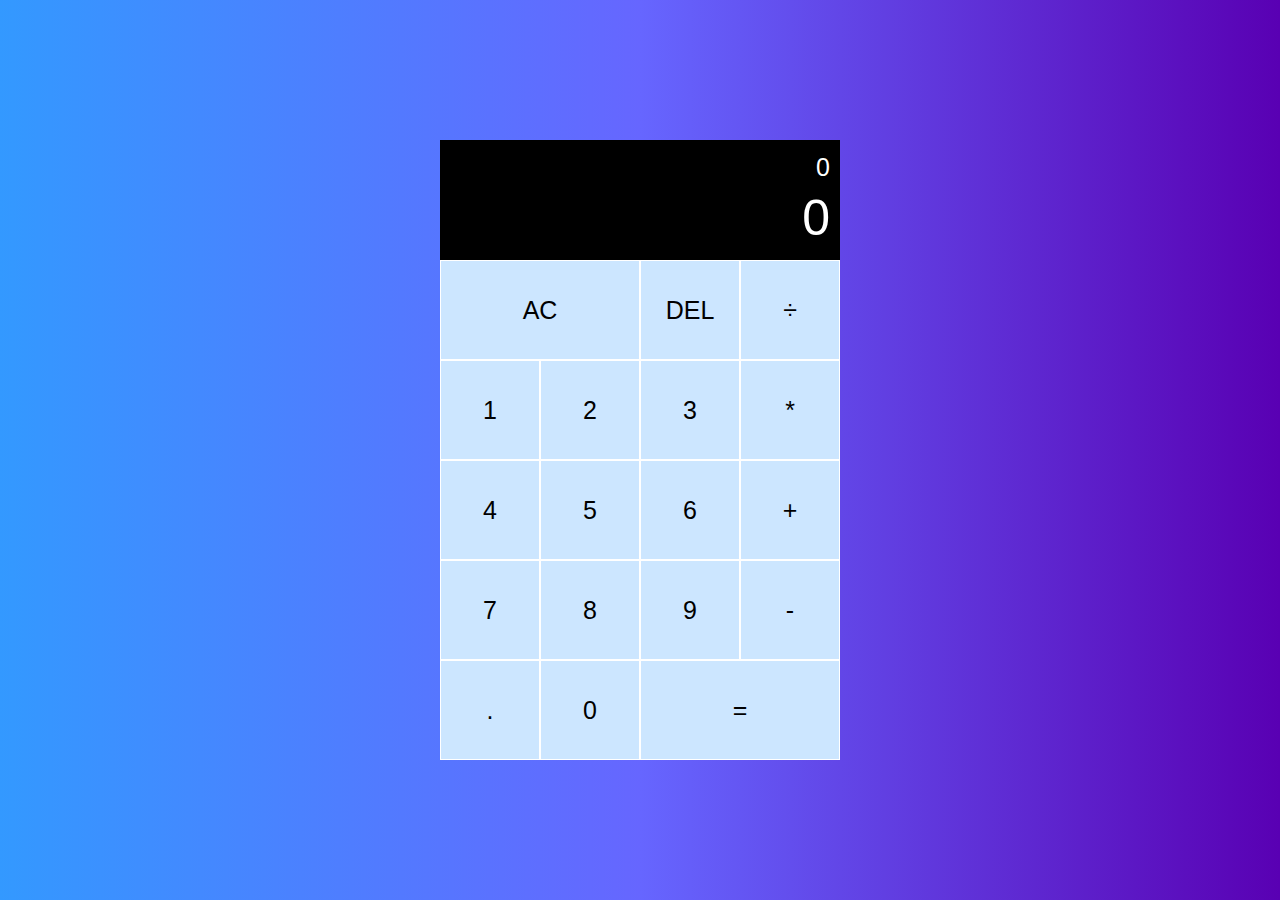
<file: Calculator/index.html>
<!DOCTYPE html>
<html>
<head>
    <title> Web page </title>
    <meta name="viewport" content="width=device-width , initial-scale=1.0">
    <meta charset="UTF-8">
    <meta name="description" content="none">
    <meta name="keywords" content="none">
    <meta name="author" content="none">
    <link rel="stylesheet" href="style.css">
</head>
<body >
<div class="calculator">
<div class="output">
    <div class="exp">0</div>
    <div class="result">0</div>
</div>

   <button id="alt" class="span-two">AC</button>
   <button id="del">DEL</button>
   <button inputdata>÷</button>
   <button inputdata>1</button>
   <button inputdata>2</button>
   <button inputdata>3</button>
   <button inputdata>*</button>
   <button inputdata>4</button>
   <button inputdata>5</button>
   <button inputdata>6</button>
   <button inputdata>+</button>
   <button inputdata>7</button>
   <button inputdata>8</button>
   <button inputdata>9</button>
   <button inputdata>-</button>
   <button inputdata>.</button>
   <button inputdata>0</button>
   <button id="eq" class="span-two">=</button>
   

</div>
<script src="script.js"></script>  
</body>
</html>
</file>
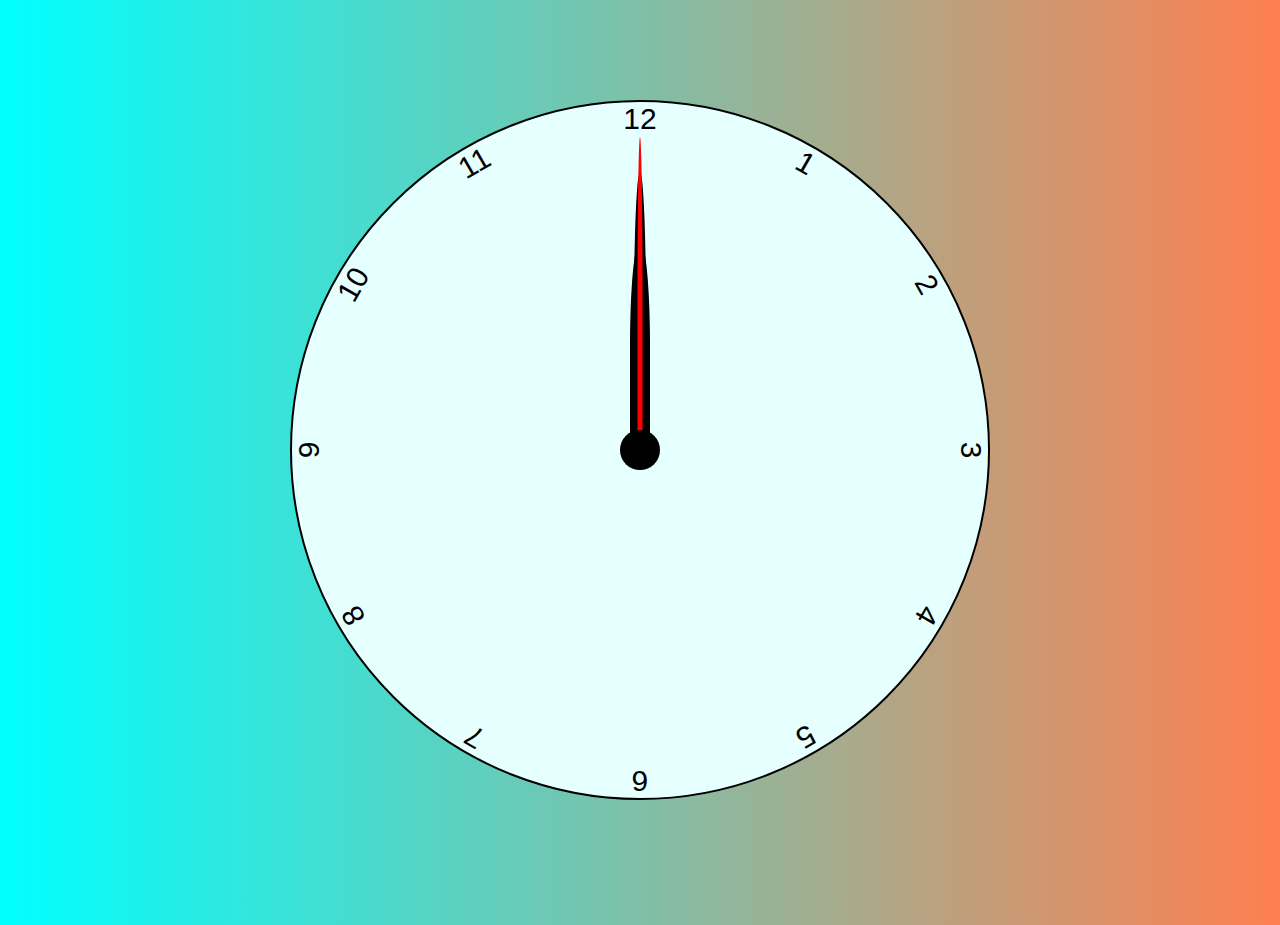
<file: Clock/index.html>
<!DOCTYPE html>
<html>
<head>
<title>
</title>
<linK rel="stylesheet" href="style.css"> 
</head>
<body>
<div class="clock">
    <div class="hand hour " hourhand></div>
    <div class="hand minute" minutehand></div>
    <div class="hand seconds" secondhand></div>
<div class="number number1">1</div>
<div class="number number2">2</div>
<div class="number number3">3</div>
<div class="number number4">4</div>
<div class="number number5">5</div>
<div class="number number6">6</div>
<div class="number number7">7</div>
<div class="number number8">8</div>
<div class="number number9">9</div>
<div class="number number10">10</div>
<div class="number number11">11</div>
<div class="number number12">12</div>
</div>

<script src="script.js"></script>
</body>


</html>
</file>
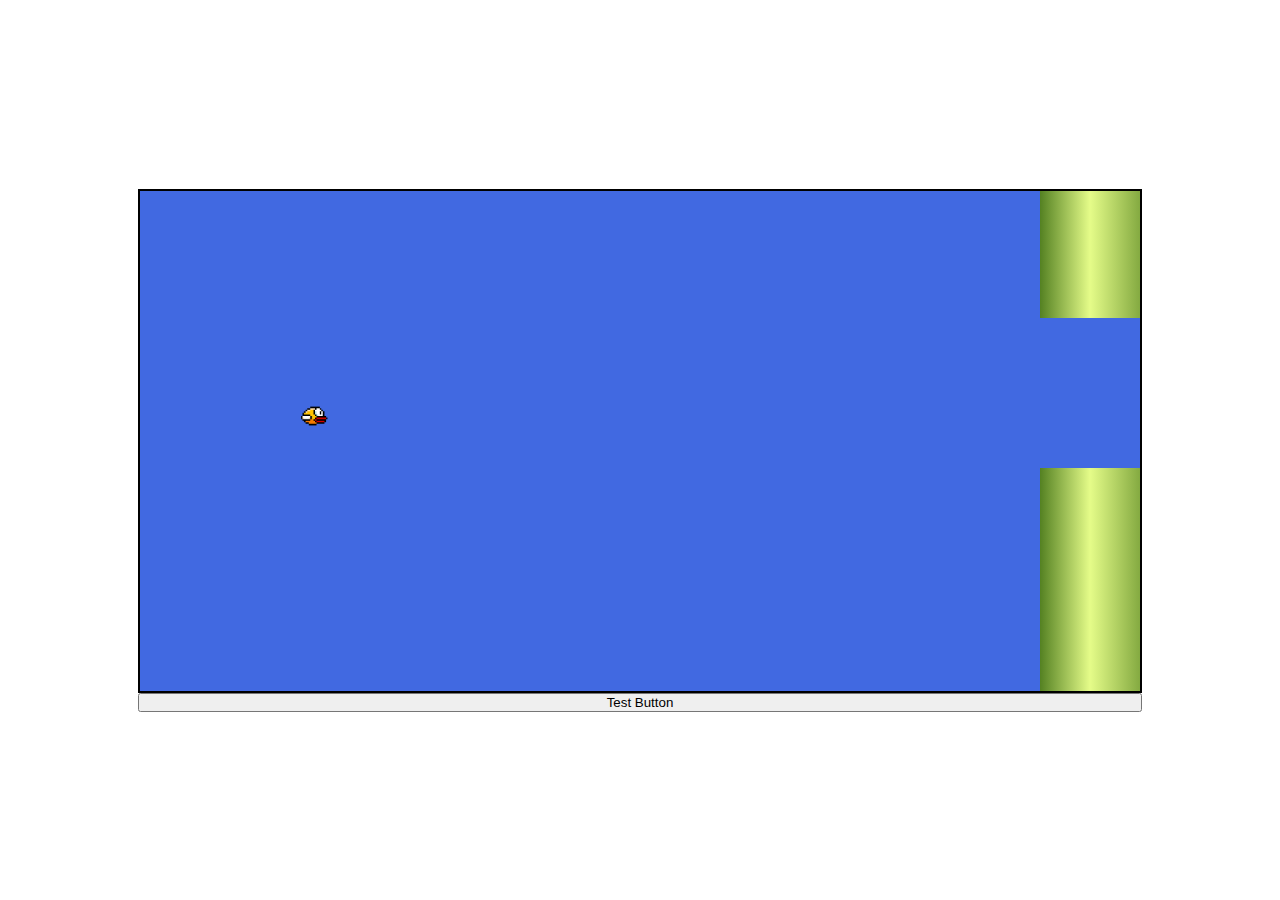
<file: FlappyBird/index.html>
<!DOCTYPE html>
<html>
<head>
    <title> Web page </title>
    <meta name="viewport" content="width=device-width , initial-scale=1.0">
    <meta charset="UTF-8">
    <meta name="description" content="none">
    <meta name="keywords" content="none">
    <meta name="author" content="none">
    <link rel="stylesheet" href="style.css">
</head>
<body >
    <div class="game">
        <img class="circle" src="bird.png">
<div class="wall"> 
<div class="gap"></div>  
</div>
</div>
<button class="test" onclick="Play()">Test Button</button>
<script src="script.js"></script>  
</body>
</html>
</file>
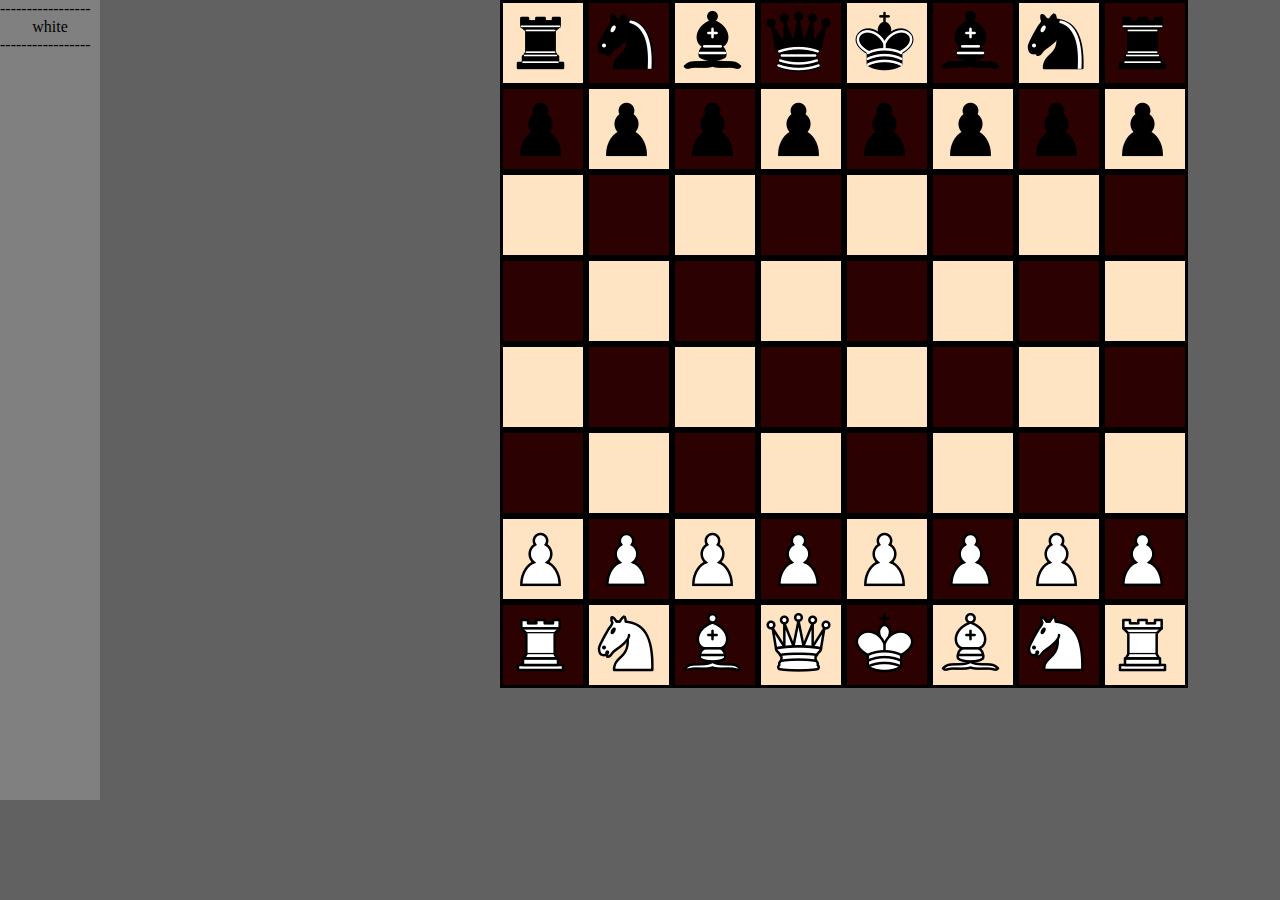
<file: JS-game/index.html>
<!DOCTYPE html>
<html>
<head>
<title>Game</title>
<meta charset="UTF-8">
<meta name="viewport" content="width=device-width initial-scale=1.0">
<link rel="stylesheet" href="animation&style.css">

</head>
<body>
 <div> <div id="menu">
     <p >-----------------</p>
     <p style="text-align: center;" id="prg">dd</p>
     <p >-----------------</p>
 </div>
<div id="board">
    
<div id="H1"></div>
<div id="H2"></div>
<div id="H3"></div>
<div id="H4"></div>
<div id="H5"></div>
<div id="H6"></div>
<div id="H7"></div>
<div id="H8"></div>

<div id="G1"></div>
<div id="G2"></div>
<div id="G3"></div>
<div id="G4"></div>
<div id="G5"></div>
<div id="G6"></div>
<div id="G7"></div>
<div id="G8"></div>

<div id="F1"></div>
<div id="F2"></div>
<div id="F3"></div>
<div id="F4"></div>
<div id="F5"></div>
<div id="F6"></div>
<div id="F7"></div>
<div id="F8"></div>

<div id="E1"></div>
<div id="E2"></div>
<div id="E3"></div>
<div id="E4"></div>
<div id="E5"></div>
<div id="E6"></div>
<div id="E7"></div>
<div id="E8"></div>

<div id="D1"></div>
<div id="D2"></div>
<div id="D3"></div>
<div id="D4"></div>
<div id="D5"></div>
<div id="D6"></div>
<div id="D7"></div>
<div id="D8"></div>

<div id="C1"></div>
<div id="C2"></div>
<div id="C3"></div>
<div id="C4"></div>
<div id="C5"></div>
<div id="C6"></div>
<div id="C7"></div>
<div id="C8"></div>

<div id="B1"></div>
<div id="B2"></div>
<div id="B3"></div>
<div id="B4"></div>
<div id="B5"></div>
<div id="B6"></div>
<div id="B7"></div>
<div id="B8"></div>

<div id="A1"></div>
<div id="A2"></div>
<div id="A3"></div>
<div id="A4"></div>
<div id="A5"></div>
<div id="A6"></div>
<div id="A7"></div>
<div id="A8"></div>
</div>
</div>  
<script src="gamecode.js"></script>
</body>


</html>
</file>
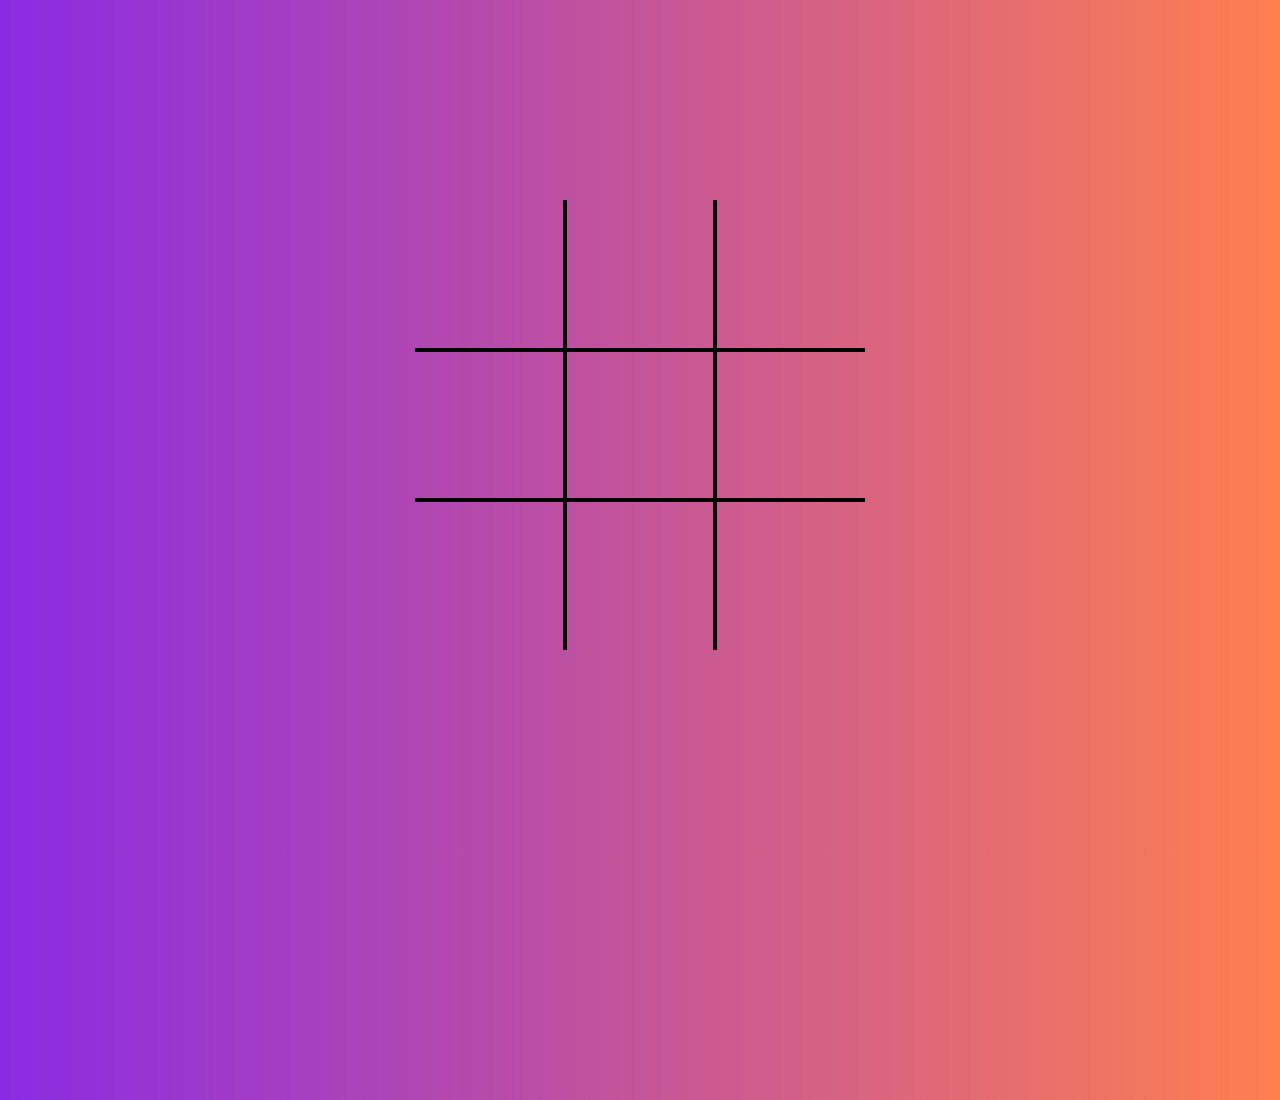
<file: TicTacToe/index.html>
<!DOCTYPE html>
<html>
<head>
    
    <title>
Tic Tac Toe
    </title>
    <linK rel="stylesheet" href="style.css"> 
</head>
<body>
<span>
<div class="one-one vd" >
  x  
</div >
<div class="one-two dv"> 
  x  
</div>
<div  class="one-three dv">
 x   
</div>
<div class="two-one dv">
 x   
</div>
<div   class="two-two dv" >
 x   
</div>
<div   class="two-three dv">
 x   
</div>
<div class="three-one dv">
x    
</div>

<div   class="three-two dv">
    x
    
</div>

<div  class="three-three dv">
    x
    </div>
<span>
    <script src="script.js"></script>
</body>
</html>
</file>
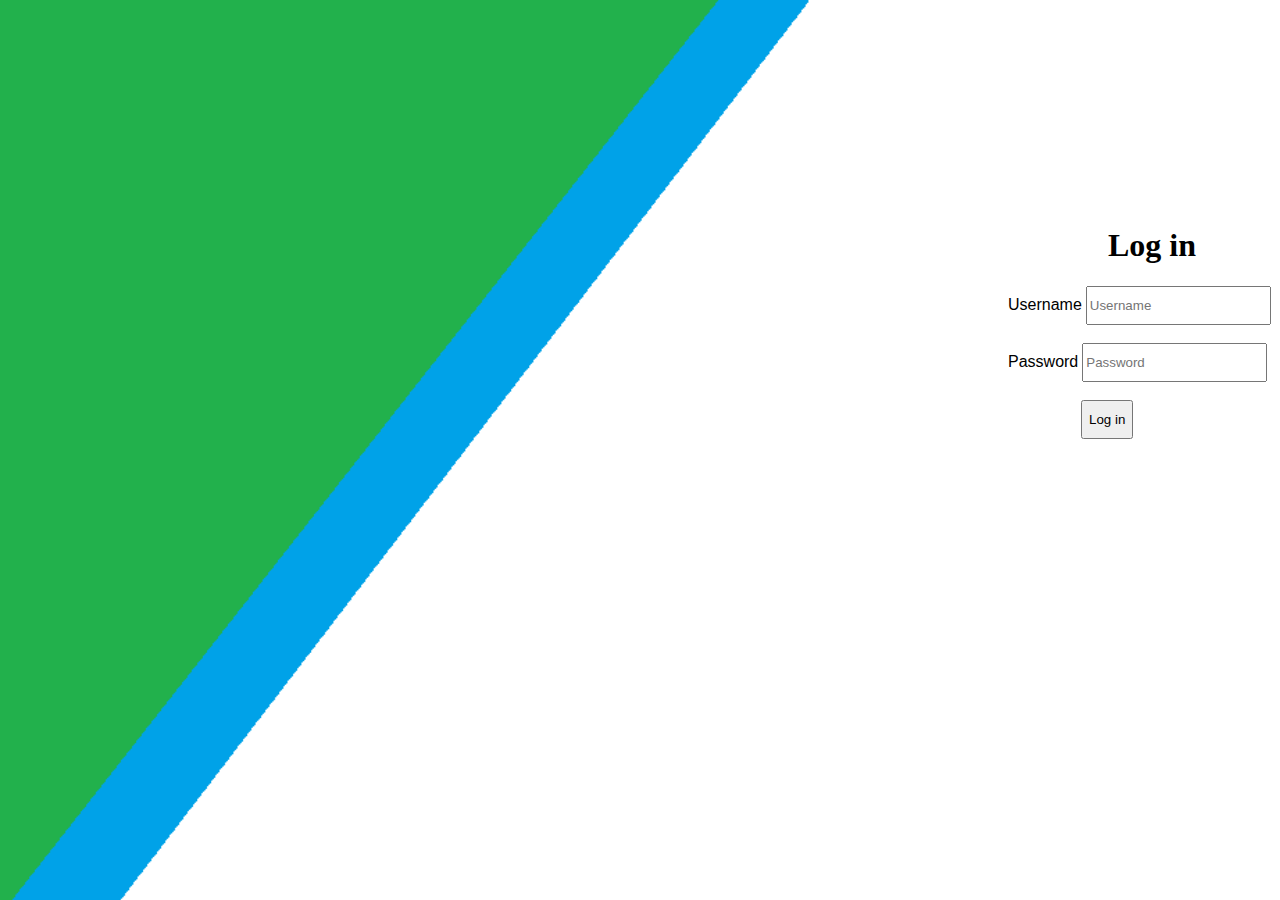
<file: Simple Log in/Simplelog.html>
<!DOCTYPE html>
<html>
<head>
    <link rel="stylesheet" href="style1.css">
<title>Log1</title>
<meta name="viewport" content="width=device-width, initial-scale=1.0">

</head>
<body>
    <br>
    <br>
    <br>
    <br>
   <br>
    <br>
   <br>
    <br>
    <br>
    <br>
     <br>
<h1 class="titlef">Log in</h1>
<form>
    <label class="labels" for="Username">Username</label>
<input class="Middle" type="text" id="Username" name="Username" value="" placeholder="Username">
<br><br>
<label  class="labels" for="Password">Password</label>
<input class="Middle" type="password" id="Password" name="Password" value="" placeholder="Password">
</form>
<br>
<labeL style="padding-left:1073px;" for="B1"></labeL>
<button  class="Middle" type="button" id="B1" >Log in</button>
<p class="labels" id="Rf"></p>
</body>

<script src="Logscript.js"></script>

</html>
</file>
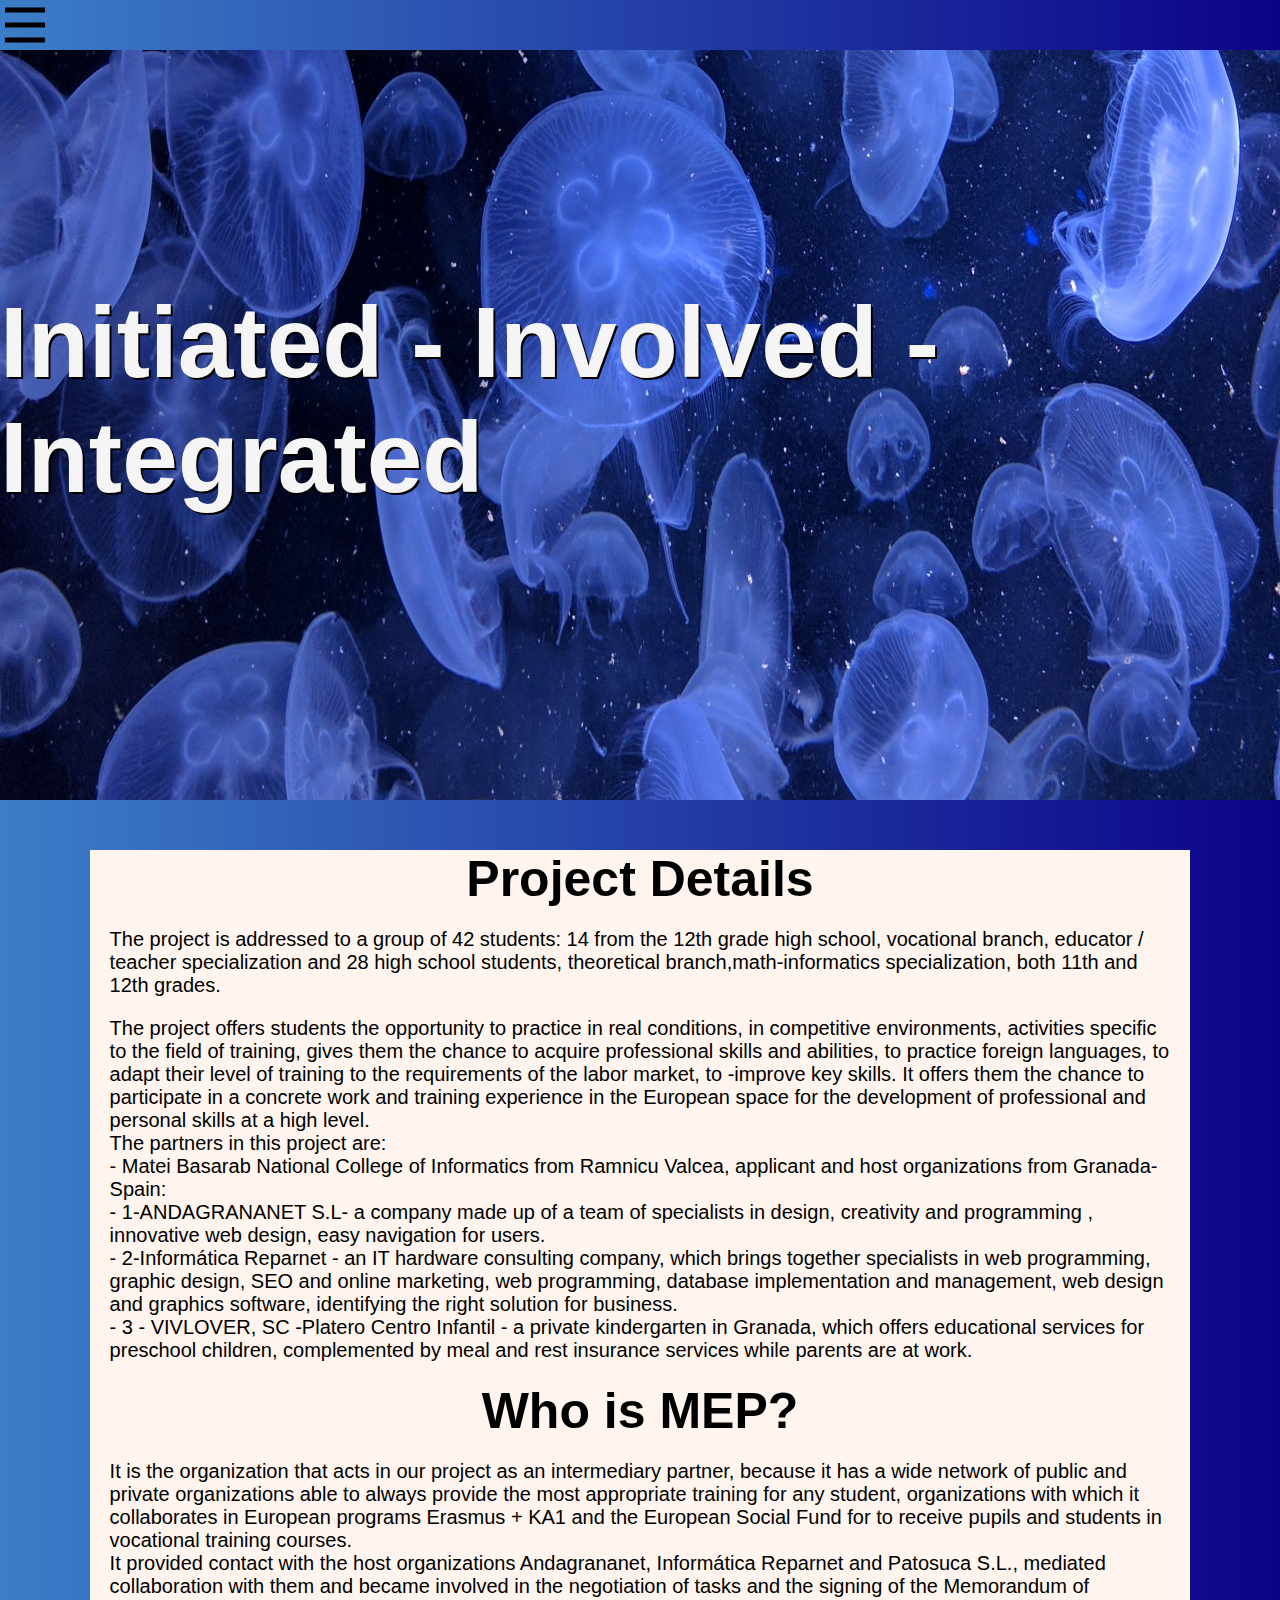
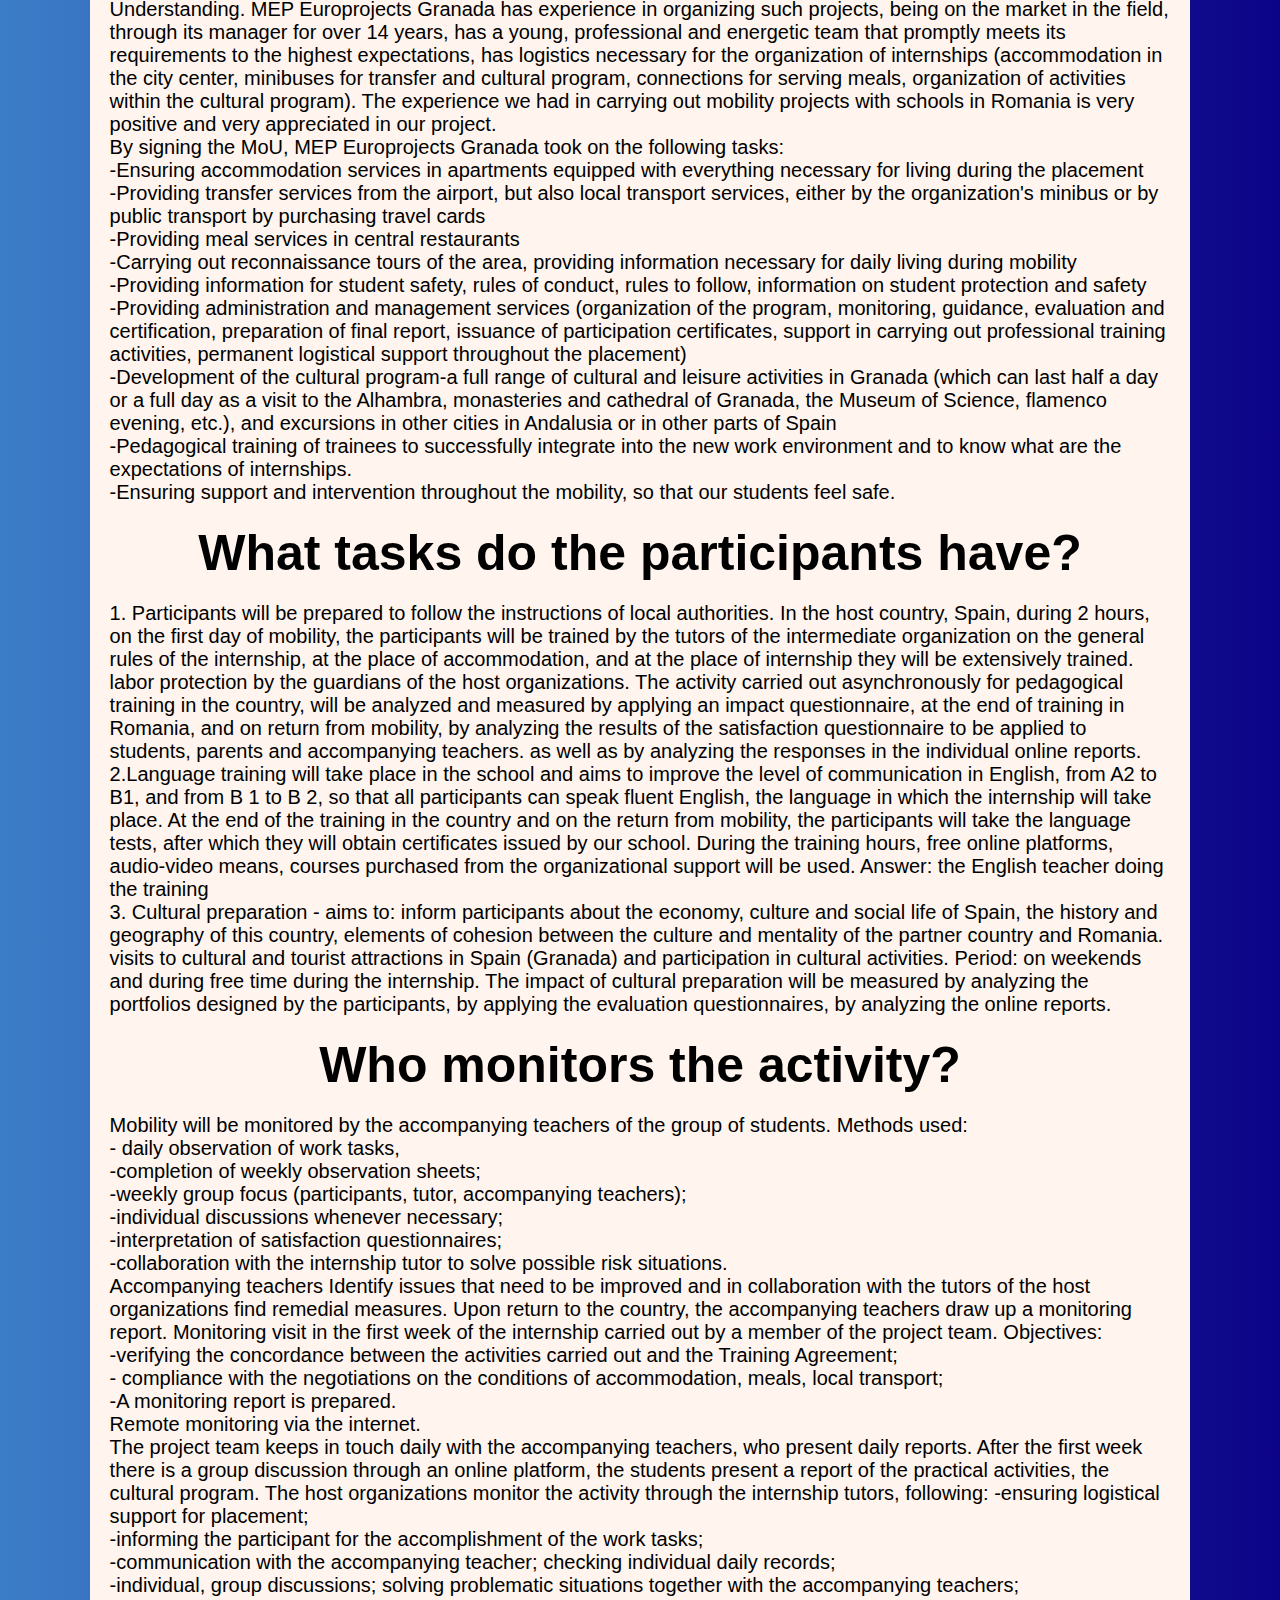
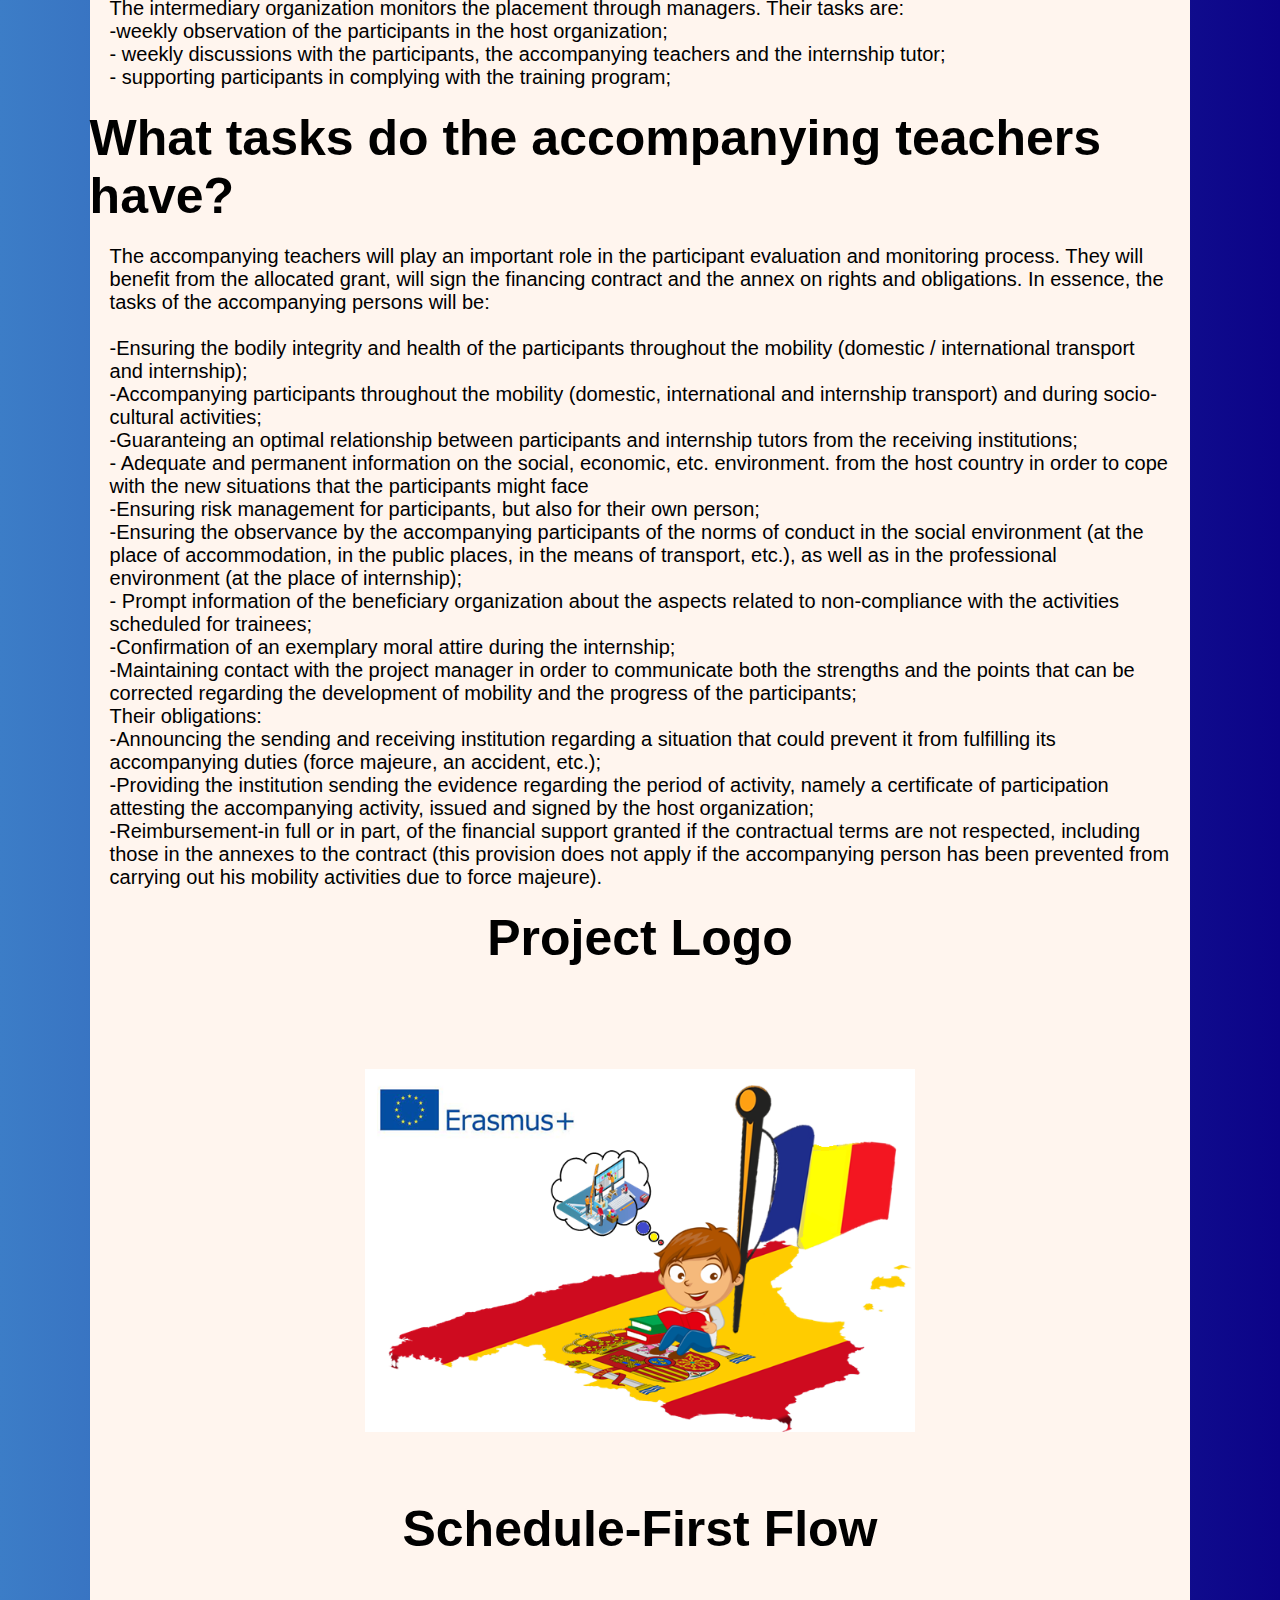
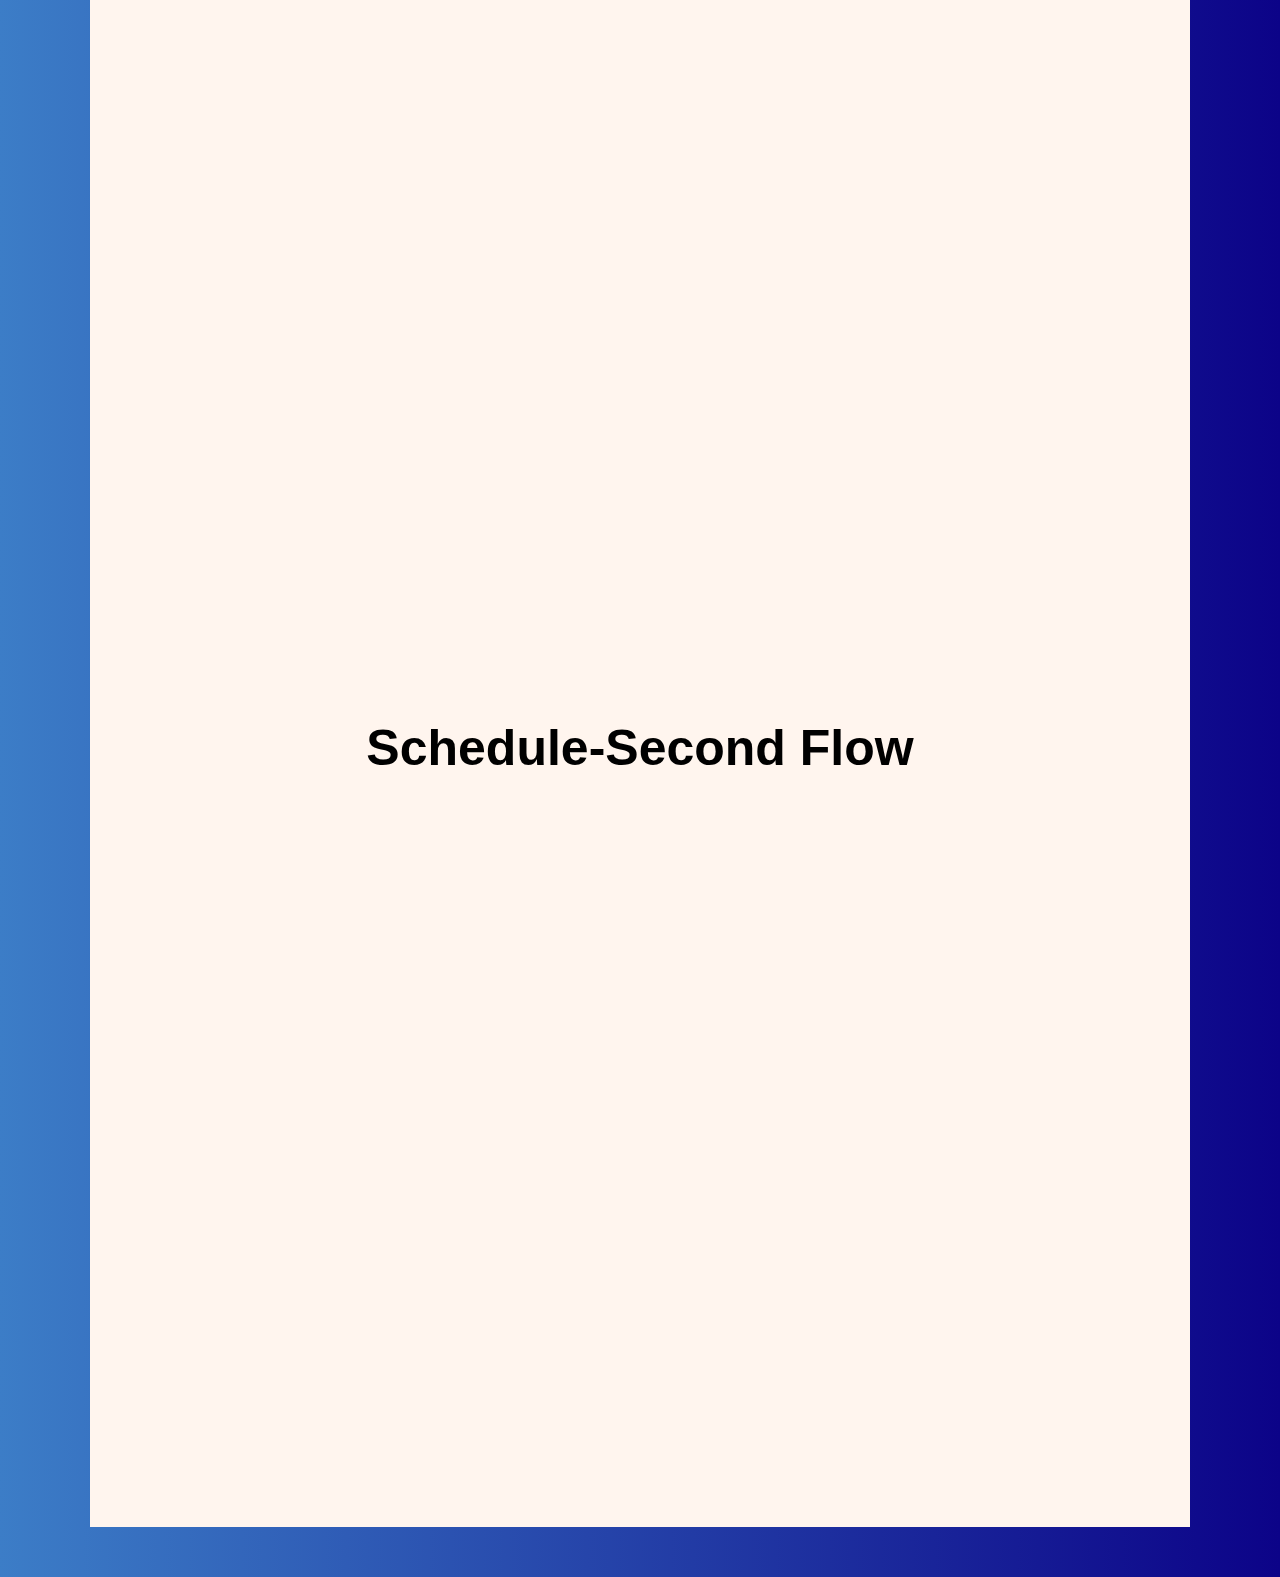
<file: Website/AboutUs.html>
<!DOCTYPE html>
<html>
    <head>
<title>
    "Initiated - Involved - Integrated" - Vocational Training Project KA102 - VET learner and staff mobility
</title>

<meta name="keywords" content="Granada,Erasmus,Initiat,2021,">
<meta charset="UTF-8">
<meta name="viewport" content="width=device-width, initial-scale=1.0">
<meta name="description" content="None">
<link rel="icon" type="image/png" href="icon.png">
<link rel="stylesheet" href="about.css">
    </head>
<body class="frontpage">
    <div id="mySidebar" class="sidebar">
        <a href="javascript:void(0)" class="closebtn" onclick="closeNav()">&times;</a>
        <a href="frontpage.html">Home</a>
        <a href="Gallery1.html">Gallery</a>
        <a href="book.html">Journal</a>
      </div>

<header class="frontfooter">
<div class="menu" onclick="openNav()">
<div class="menu1"></div>
</div>
</header>

<div class="logo">
    <h6>Initiated - Involved - Integrated</h6>
</div>
<div class="page">
    <h5>Project Details</h5>
<p>

    The project is addressed to a group of 42 students: 14 from the 12th grade high school, vocational branch, educator / teacher specialization and 28 high school students, theoretical branch,math-informatics specialization, both 11th and 12th grades.
</p>
<p>The project offers students the opportunity to practice in real conditions, in competitive environments, activities specific to the field of training, gives them the chance to acquire professional skills and abilities, to practice foreign languages, to adapt their level of training to the requirements of the labor market, to -improve key skills.
    It offers them the chance to participate in a concrete work and training experience in the European space for the development of professional and personal skills at a high level.
   <br> The partners in this project are:<br>
- Matei Basarab National College of Informatics from Ramnicu Valcea, applicant and host organizations from Granada-Spain:<br>
- 1-ANDAGRANANET S.L- a company made up of a team of specialists in design, creativity and programming , innovative web design, easy navigation for users.<br>
- 2-Informática Reparnet - an IT hardware consulting company, which brings together specialists in web programming, graphic design, SEO and online marketing, web programming, database implementation and management, web design and graphics software, identifying the right solution for business.<br>
- 3 - VIVLOVER, SC -Platero Centro Infantil - a private kindergarten in Granada, which offers educational services for preschool children, complemented by meal and rest insurance services while parents are at work.
    </p>

<h5>Who is MEP?</h5>
<p>
    It is the organization that acts in our project as an intermediary partner, because it has a wide network of public and private organizations able to always provide the most appropriate training for any student, organizations with which it collaborates in European programs Erasmus + KA1 and the European Social Fund for to receive pupils and students in vocational training courses.<br>
    It provided contact with the host organizations Andagrananet, Informática Reparnet and Patosuca S.L., mediated collaboration with them and became involved in the negotiation of tasks and the signing of the Memorandum of Understanding.
    MEP Europrojects Granada has experience in organizing such projects, being on the market in the field, through its manager for over 14 years, has a young, professional and energetic team that promptly meets its requirements to the highest expectations, has logistics necessary for the organization of internships (accommodation in the city center, minibuses for transfer and cultural program, connections for serving meals, organization of activities within the cultural program).
    The experience we had in carrying out mobility projects with schools in Romania is very positive and very appreciated in our project.<br>
    By signing the MoU, MEP Europrojects Granada took on the following tasks:<br>
-Ensuring accommodation services in apartments equipped with everything necessary for living during the placement<br>
-Providing transfer services from the airport, but also local transport services, either by the organization's minibus or by public transport by purchasing travel cards<br>
-Providing meal services in central restaurants<br>
-Carrying out reconnaissance tours of the area, providing information necessary for daily living during mobility<br>
-Providing information for student safety, rules of conduct, rules to follow, information on student protection and safety<br>
-Providing administration and management services (organization of the program, monitoring, guidance, evaluation and certification, preparation of final report, issuance of participation certificates, support in carrying out professional training activities, permanent logistical support throughout the placement)<br>
-Development of the cultural program-a full range of cultural and leisure activities in Granada (which can last half a day or a full day as a visit to the Alhambra, monasteries and cathedral of Granada, the Museum of Science, flamenco evening, etc.), and excursions in other cities in Andalusia or in other parts of Spain<br>
-Pedagogical training of trainees to successfully integrate into the new work environment and to know what are the expectations of internships.<br>
-Ensuring support and intervention throughout the mobility, so that our students feel safe.
    
    
</p>
<h5>What tasks do the participants have?</h5>
<p>
    1. Participants will be prepared to follow the instructions of local authorities. In the host country, Spain, during 2 hours, on the first day of mobility, the participants will be trained by the tutors of the intermediate organization on the general rules of the internship, at the place of accommodation, and at the place of internship they will be extensively trained. labor protection by the guardians of the host organizations.
    The activity carried out asynchronously for pedagogical training in the country, will be analyzed and measured by applying an impact questionnaire, at the end of training in Romania, and on return from mobility, by analyzing the results of the satisfaction questionnaire to be applied to students, parents and accompanying teachers. as well as by analyzing the responses in the individual online reports.
 <br>   2.Language training will take place in the school and aims to improve the level of communication in English, from A2 to B1, and from B 1 to B 2, so that all participants can speak fluent English, the language in which the internship will take place.
    At the end of the training in the country and on the return from mobility, the participants will take the language tests, after which they will obtain certificates issued by our school. During the training hours, free online platforms, audio-video means, courses purchased from the organizational support will be used. Answer: the English teacher doing the training
  <br>  3. Cultural preparation - aims to: inform participants about the economy, culture and social life of Spain, the history and geography of this country, elements of cohesion between the culture and mentality of the partner country and Romania. visits to cultural and tourist attractions in Spain (Granada) and participation in cultural activities. Period: on weekends and during free time during the internship. The impact of cultural preparation will be measured by analyzing the portfolios designed by the participants, by applying the evaluation questionnaires, by analyzing the online reports.
</p>
<h5>Who monitors the activity?</h5>
<p>
    Mobility will be monitored by the accompanying teachers of the group of students. Methods used:<br>
    - daily observation of work tasks,<br>
    -completion of weekly observation sheets;<br>
    -weekly group focus (participants, tutor, accompanying teachers);<br>
    -individual discussions whenever necessary;<br>
    -interpretation of satisfaction questionnaires;<br>
    -collaboration with the internship tutor to solve possible risk situations.<br>
    Accompanying teachers Identify issues that need to be improved and in collaboration with the tutors of the host organizations find remedial measures. Upon return to the country, the accompanying teachers draw up a monitoring report.
    Monitoring visit in the first week of the internship carried out by a member of the project team. Objectives:<br>
    -verifying the concordance between the activities carried out and the Training Agreement;<br>
    - compliance with the negotiations on the conditions of accommodation, meals, local transport;<br>
    -A monitoring report is prepared.<br>
    Remote monitoring via the internet.<br>
    The project team keeps in touch daily with the accompanying teachers, who present daily reports. After the first week there is a group discussion through an online platform, the students present a report of the practical activities, the cultural program.
    The host organizations monitor the activity through the internship tutors, following:
    -ensuring logistical support for placement;<br>
    -informing the participant for the accomplishment of the work tasks;<br>
    -communication with the accompanying teacher; checking individual daily records;<br>
    -individual, group discussions; solving problematic situations together with the accompanying teachers;<br>
    The intermediary organization monitors the placement through managers. Their tasks are:<br>
    -weekly observation of the participants in the host organization;<br>
    - weekly discussions with the participants, the accompanying teachers and the internship tutor;<br>
    - supporting participants in complying with the training program;<br>
    
    

</p>
<h5>
    What tasks do the accompanying teachers have?
</h5>
<p>
    The accompanying teachers will play an important role in the participant evaluation and monitoring process.
They will benefit from the allocated grant, will sign the financing contract and the annex on rights and obligations.
In essence, the tasks of the accompanying persons will be:<br>
<br>-Ensuring the bodily integrity and health of the participants throughout the mobility (domestic / international transport and internship);
<br>-Accompanying participants throughout the mobility (domestic, international and internship transport) and during socio-cultural activities;
<br>-Guaranteing an optimal relationship between participants and internship tutors from the receiving institutions;
<br>- Adequate and permanent information on the social, economic, etc. environment. from the host country in order to cope with the new situations that the participants might face
<br>-Ensuring risk management for participants, but also for their own person;
<br>-Ensuring the observance by the accompanying participants of the norms of conduct in the social environment (at the place of accommodation, in the public places, in the means of transport, etc.), as well as in the professional environment (at the place of internship);
<br>- Prompt information of the beneficiary organization about the aspects related to non-compliance with the activities scheduled for trainees;
<br>-Confirmation of an exemplary moral attire during the internship;
<br>-Maintaining contact with the project manager in order to communicate both the strengths and the points that can be corrected regarding the development of mobility and the progress of the participants;
<br>Their obligations:
<br>-Announcing the sending and receiving institution regarding a situation that could prevent it from fulfilling its accompanying duties (force majeure, an accident, etc.);
<br>-Providing the institution sending the evidence regarding the period of activity, namely a certificate of participation attesting the accompanying activity, issued and signed by the host organization;
<br>-Reimbursement-in full or in part, of the financial support granted if the contractual terms are not respected, including those in the annexes to the contract (this provision does not apply if the accompanying person has been prevented from carrying out his mobility activities due to force majeure).


</p>
<h5>Project Logo</h5>
<br><br><br>
<div class="lgo"></div>
<h5>Schedule-First Flow</h5>
<div class="fileF">
<iframe
    src="schedule.pdf"
    type="application/pdf"
    frameBorder="0"
    scrolling="auto"
    height=100%
    width=100%
></iframe>


</div>
<br>
<h5>Schedule-Second Flow</h5>
<div class="fileF">
<iframe
    src="schedule2.pdf"
    type="application/pdf"
    frameBorder="0"
    scrolling="auto"
    height=100%
    width=100%
></iframe>


</div>
</div>
<div class="blankSpace"></div>
<script src="about.js"></script> 
</body>
</html>
</file>
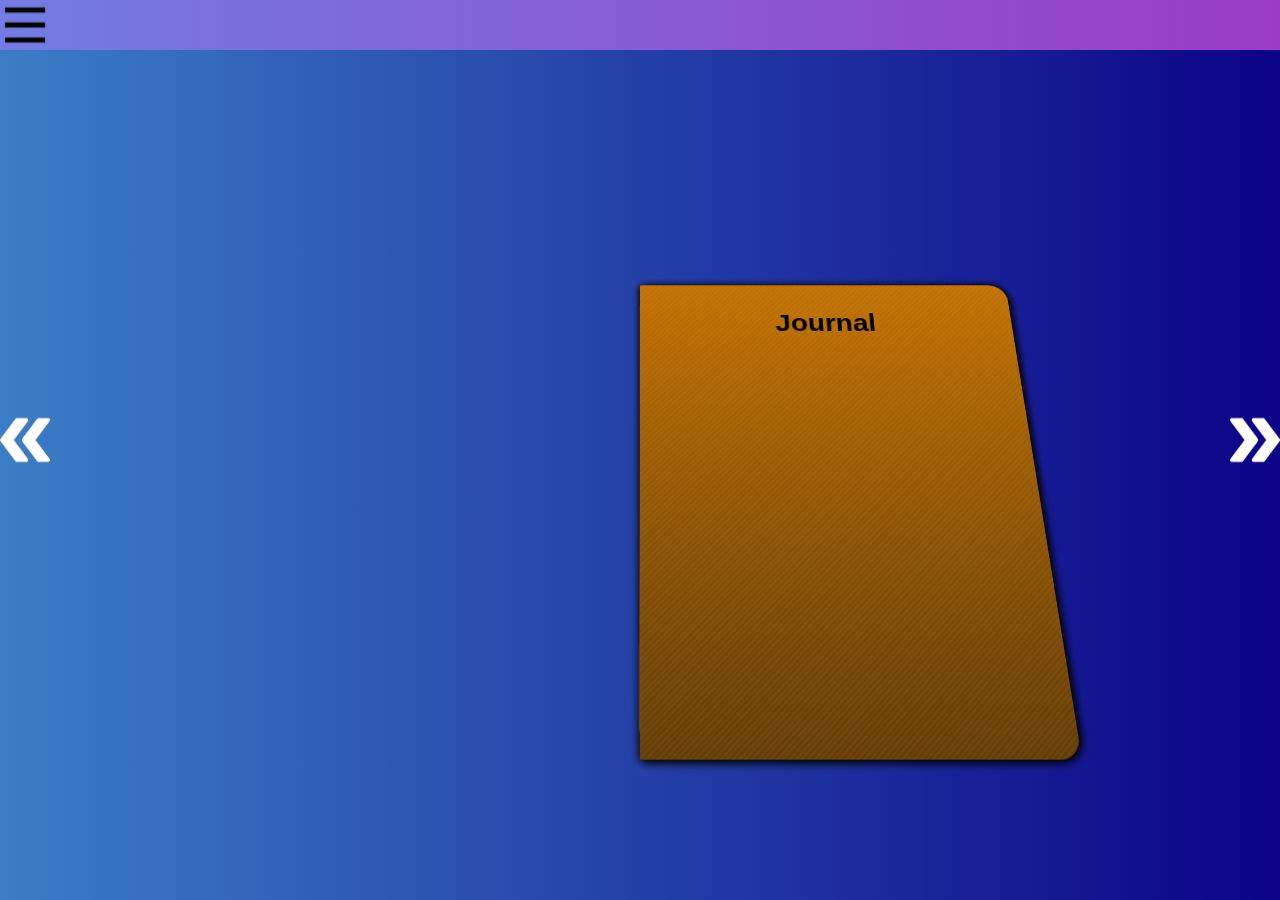
<file: Website/book.html>
<!DOCTYPE html>
<html>

<head>
    <title>
        "Initiated - Involved - Integrated" - Vocational Training Project KA102 - VET learner and staff mobility
    </title>

    <meta name="keywords" content="Granada,Erasmus,Initiat,2021,">
    <meta charset="UTF-8">
    <meta name="viewport" content="width=device-width, initial-scale=1.0">
    <meta name="description" content="None">
    <link rel="icon" type="image/png" href="icon.png">
    <link rel="stylesheet" href="book.css">
</head>

<body class="frontpage">
    <div id="mySidebar" class="sidebar">
        <a href="javascript:void(0)" class="closebtn" onclick="closeNav()">&times;</a>
        <a href="frontpage.html">Home</a>
        <a href="Gallery1.html">Gallery</a>
        <a href="AboutUs.html">About</a>
    </div>
    <div class="area">
        <div class="frontdiv">
            <header class="frontfooter">
                <div class="menu" onclick="openNav()">
                    <div class="menu1"></div>
            </header>
            <div class="next">
                <div class="larrow" onclick="rotate2()"></div>
                <div class="rarrow" onclick="rotate1()"></div>

            </div>
            <div class="container">
                <div class="book">
                    <div class="ipage item"></div>
                    <div class="cover item">
                        <h2>Journal</h2>
                    </div>
                    <div class="page item">
                        <div class="front-page">
                            <div class="block"></div>
                            <div class="block"></div>
                            <div class="block"></div>
                            <h2>I.Activities</h2>

                        </div>
                        <div class="back-page">
                      <div class="photo">
                        <img src="poze/day1/m19.jpeg">
                      </div>
                      <div class="photo"><img src="poze/day1/m2.jpg"></div>
                      <div class="photo"><img src="poze/day1/m28.jpeg"></div>
                      <div class="photo"><img src="poze/day1/m4.jpg"></div>
                        </div>
                    </div>
                    <div class="page item">
                        <div class="front-page">
                            <h2>Day 1</h2>
                            <div class="block">1.Arrival at Malaga Airport</div>
                            <div class="block"></div>
                            <div class="block"></div>
                            <div class="block">2.Malaga City Tour</div>
                            <div class="block"></div>
                            <div class="block">3.The first day of accommodation in Granada</div>
                        </div>
                        <div class="back-page">  <div class="photo">
                        <img src="poze/day2/s44.jpeg">
                      </div>
                      <div class="photo"><img src="poze/day2/s20.jpeg"></div>
                      <div class="photo"><img src="poze/day2/s3.jpg"></div>
                      <div class="photo"><img src="poze/day2/s4.jpg"></div></div>
                    </div>
                    <div class="page item">
                        <div class="front-page">
                            <h2>Day 2</h2>
                            <div class="block">1.Sevilla City Tour</div>
                            <div class="block"></div>
                            <div class="block">2.Viziting Plaza de Espana </div>
                        </div>
                        <div class="back-page">  <div class="photo">
                            <img src="poze/day3/g1.jpg">
                          </div>
                          <div class="photo"><img src="poze/day3/g38.jpeg"></div>
                          <div class="photo"><img src="poze/day3/i24.jpeg"></div>
                          <div class="photo"><img src="poze/day3/i29.jpg"></div></div>
                    </div>
                    <div class="page item">
                        <div class="front-page">
                            <h2>Day 3</h2>
                            <div class="block">1.A short presentation of the project at MEP headquarters</div>
                            <div class="block"></div>
                            <div class="block"></div>
                            <div class="block"></div>
                            <div class="block">2.Visiting the center of Granada</div>

                        </div>
                        <div class="back-page">  <div class="photo">
                        <img src="poze/day4/g44.jpeg">
                      </div>
                      <div class="photo"><img src="poze/day4/g56.jpeg"></div>
                      <div class="photo"><img src="poze/day4/i30.jpeg"></div>
                      <div class="photo"><img src="poze/day4/i74.jpeg"></div></div>
                    </div>
                    <div class="page item">
                        <div class="front-page">
                            <h2>Day 4</h2>
                            <div class="block">1.Meeting the company representative</div>

                            <div class="block"></div>
                            <div class="block"></div>
                            <div class="block">2.Viziting Granada Mall</div>
                            <div class="block"></div>
                            <div class="block">3.Viziting Granada's Science Museum</div>
                        </div>
                        <div class="back-page">  <div class="photo">
                        <img src="poze/day5/i10.jpg">
                      </div>
                      <div class="photo"><img src="poze/day5/i45.jpeg"></div>
                      <div class="photo"><img src="poze/day5/i5.jpg"></div>
                      <div class="photo"><img src="poze/day5/i63.jpeg"></div></div>
                    </div>
                    <div class="page item">
                        <div class="front-page">
                            <h2>Day 5</h2>
                            <div class="block">1.A short presentation of the company</div>
                            <div class="block"></div>
                            <div class="block"></div>
                            <div class="block">2.First Day of Intership</div>
                        </div>
                        <div class="back-page">  <div class="photo">
                        <img src="poze/day6/g3.jpeg">
                      </div>
                      <div class="photo"><img src="poze/day6/g34.jpeg"></div>
                      <div class="photo"><img src="poze/day6/g7.jpg"></div>
                      <div class="photo"><img src="poze/day6/g74.jpeg"></div></div>
                    </div>
                    <div class="page item">
                        <div class="front-page">
                            <h2>Day 6</h2>
                            <div class="block">1.Viziting "La Alcaiceria" market in Granada</div>
                            <div class="block"></div>
                            <div class="block"></div>
                            <div class="block">2.Second Day of Intership</div>
                        </div>
                        <div class="back-page">  <div class="photo">
                        <img src="poze/day7/i36.jpeg">
                      </div>
                      <div class="photo"><img src="poze/day7/i67.jpeg"></div>
                      <div class="photo"><img src="poze/day7/i8.jpg"></div>
                      <div class="photo"><img src="poze/day7/i9.jpg"></div></div>
                    </div>
                    <div class="page item">
                        <div class="front-page">
                            <h2>Day 7</h2>
                            <div class="block">1.Last day of Intership in the first week</div>
                            <div class="block"></div>
                            <div class="block"></div>
                            <div class="block">2.Enjoying the rest of the day at the hotel</div>

                        </div>
                        <div class="back-page">  <div class="photo">
                        <img src="poze/day8/c13.jpeg">
                      </div>
                      <div class="photo"><img src="poze/day8/c2.jpeg"></div>
                      <div class="photo"><img src="poze/day8/c20.jpg"></div>
                      <div class="photo"><img src="poze/day8/c26.jpg"></div></div>


                    </div>
                    <div class="page item">
                        <div class="front-page">
                            <h2>Day 8</h2>
                            <div class="block">1.Cordoba City Tour</div>
                            <div class="block"></div>
                            <div class="block">2.Visiting the historical center of Cordoba</div>

                        </div>
                        <div class="back-page">  <div class="photo">
                        <img src="poze/day9/e16.jpeg">
                      </div>
                      <div class="photo"><img src="poze/day9/e82.jpeg"></div>
                      <div class="photo"><img src="poze/day9/g100.jpg"></div>
                      <div class="photo"><img src="poze/day9/g89.jpeg"></div></div>


                    </div>
                    <div class="page item">
                        <div class="front-page">
                            <h2>Day 9</h2>
                            <div class="block">1.Visiting Sacromonte , the Gipsy Village</div>
                            <div class="block"></div>
                            <div class="block"></div>
                            <div class="block">2.Cleaning Day</div>
                           
                            

                        </div>
                        <div class="back-page">  <div class="photo">
                        <img src="poze/day10/i12.jpg">
                      </div>
                      <div class="photo"><img src="poze/day10/i16.jpg"></div>
                      <div class="photo"><img src="poze/day10/i33.jpeg"></div>
                      <div class="photo"><img src="poze/day10/i66.jpeg"></div></div>


                    </div>
                    <div class="page item">
                        <div class="front-page">
                            <h2>Day 10</h2>
                            <div class="block">1.First day of Intership of the  week</div>

                        </div>
                        <div class="back-page">  <div class="photo">
                        <img src="poze/day11/e11.jpeg">
                      </div>
                      <div class="photo"><img src="poze/day11/e13.jpg"></div>
                      <div class="photo"><img src="poze/day11/g2.jpeg"></div>
                      <div class="photo"><img src="poze/day11/i25.jpg"></div></div>


                    </div>
                    <div class="page item">
                        <div class="front-page">
                            <h2>Day 11</h2>
                            <div class="block">1.Second day of Intership of the  week</div>
                            <div class="block"></div>
                            <div class="block"></div>
                            <div class="block">2.Having lunch in the center of Granada </div>
                            <div class="block"></div>
                            <div class="block"></div>
                            <div class="block">3.Movie night </div>

                        </div>
                        <div class="back-page">  <div class="photo">
                        <img src="poze/day12/g114.jpeg">
                      </div>
                      <div class="photo"><img src="poze/day12/g4.jpg"></div>
                      <div class="photo"><img src="poze/day12/i46.jpeg"></div>
                      <div class="photo"><img src="poze/day12/i7.jpg"></div></div>


                    </div>
                    <div class="page item">
                        <div class="front-page">
                            <h2>Day 12</h2>
                            <div class="block">1.Last day of Intership</div>
                            <div class="block"></div>
                            <div class="block">2.Flamenco Night</div>

                        </div>
                        <div class="back-page">  <div class="photo">
                        <img src="poze/day13/i35.jpg">
                      </div>
                      <div class="photo"><img src="poze/day13/i40.jpg"></div>
                      <div class="photo"><img src="poze/day13/i82.jpeg"></div>
                      <div class="photo"><img src="poze/day13/i9.jpeg"></div></div>


                    </div>
                    <div class="page item">
                        <div class="front-page">
                            <h2>Day 13</h2>
                            <div class="block">1.Final evaluation meeting at M.E.P office</div>
                            <div class="block"></div>
                            <div class="block"></div>
                            <div class="block">2.Visiting Alhambra</div>

                        </div>
                        <div class="back-page">  <div class="photo">
                        <img src="poze/day14/e24.jpeg">
                      </div>
                      <div class="photo"><img src="poze/day14/e25.jpeg"></div>
                      <div class="photo"><img src="poze/day14/m11.jpeg"></div>
                      <div class="photo"><img src="poze/day14/m17.jpeg"></div></div>


                    </div>
                    <div class="page item">
                        <div class="front-page">
                            <h2>Day 14</h2>
                            <div class="block">1.Departure from Malaga Airport</div>
                  

                        </div>
                        <div class="back-page"> </div>


                    </div>
                    <div class="page item">
                        <div class="front-page">
                            <div class="block"></div>
                            <div class="block"></div>
                            <div class="block"></div>
                            <div class="block"><h2>II.Things we learned</h2></div>
                            

                        </div>
                        <div class="back-page">
                            <h2>Informatics</h2>
                            <div class="block">1.Building websites using Wordpress,HTML,CSS and JavaScript</div>
                            <div class="block"></div>
                            <div class="block"></div>
                            <div class="block"></div>
                            <div class="block">2.3D printing</div>
                            <div class="block"></div>
                            <div class="block">3.Graphic Design Using Canva</div>
                            <div class="block"></div>
                            <div class="block"></div>
                            <div class="block">4.Disassembling and assembling computer</div>
                            <div class="block"></div>
                            <div class="block">systems</div>
                        </div>
                    </div>
                    <div class="page item">
                        <div class="front-page">
                            <div class="logos">
                          <img class="icon" src="Icons/canva.png">
                          <img class="icon" src="Icons/css.png">
                        
                          <img class="icon" src="Icons/html.png">
                        
                           <img class="icon" src="Icons/js.png">
                          <img class="icon" src="Icons/wordpress.png">
                        </div>
                            
                           
                              
                              
                              

                        </div>
                        <div class="back-page">
                            <h2>Pedagogy</h2>
                            <div class="block">1.Collaborating with other child care workers to develop programs that benefit children</div>
                            <div class="block"></div>
                            <div class="block"></div>
                            <div class="block"></div>
                            <div class="block"></div>
                            <div class="block">2.Organizing and maintaining a classroom environment</div>
                            <div class="block"></div>
                            <div class="block"></div>
                            <div class="block"></div>
                            <div class="block">3.Engaging young children in early learning activities</div>
                        </div>
                    </div>
                    <div class="page item">
                        <div class="front-page">
                            <div class="photo">
                            <img src="poze/pedagogy/i15.jpg">
                          </div>
                          <div class="photo"><img src="poze/pedagogy/i31.jpg"></div>
                          <div class="photo"><img src="poze/pedagogy/i62.jpeg"></div>
                          <div class="photo"><img src="poze/pedagogy/i67.jpeg"></div></div>
                        <div class="back-page"></div>
                    </div>
                    <div class="back-cover item"></div>
                    <div class="ipage item"></div>
                    <div>
                    </div>
                </div>
            </div>

            <script src="book.js"></script>
</body>

</html>
</file>
<file: Calculator/style.css>
*,*::after,*::before
{
    font-weight: normal;
    font-family:Gotham Rounded,sans-serif ;
    box-sizing: border-box;
}
html
{font-size: 25px;

}
body
{  padding:0;
    margin:0;
    background:linear-gradient(to right, #3399ff,#6666ff,#5900b3) ;
}
.calculator
{display:grid;
justify-content: center;
align-content: center;
min-height: 100vh;
grid-template-columns: repeat(4,100px);
grid-template-rows:minmax(120px,auto) repeat(5,100px);
}
.calculator > button
{cursor:pointer;
background-color:#cce6ff ;
font-size:1rem;
outline:none;
border:1px solid white
}
.calculator >button:hover
{
    background-color: #ffffff;
}
.span-two
{ grid-column:span 2;
 

}
.output
{grid-column:1/-1;
 background-color: black;
 color:white;
 display:flex;
 align-items: flex-end;
flex-direction: column;
justify-content: space-around;
padding:10px;
}
.result
{
    font-size:2rem;
}
</file>
<file: Clock/style.css>
*,*::before,*::after
{  box-sizing: border-box;
    font-family: 'Gill Sans', 'Gill Sans MT', Calibri, 'Trebuchet MS', sans-serif;
    margin:0;
    padding:0;
    font-size:30px;
   
}
body{
    background-image:linear-gradient(to right ,aqua,#FF7F50);
    display:grid;
    justify-content: center;
    align-content: center;
    min-height:100vh;

}
.clock
{  
    height: 700px;
    width: 700px;
    border:2px solid black;
    border-radius: 50%;
    background-color:#e6ffff;
    position: relative;
}
.clock .number
{   --rotation:0;
    position: absolute;
    width:100%;
    height:100%;
    text-align:center;
    transform:rotate(var(--rotation));
}
.clock .number1 { --rotation:30deg;}
.clock .number2 { --rotation:60deg;}
.clock .number3 { --rotation:90deg;}
.clock .number4 { --rotation:120deg;}
.clock .number5 { --rotation:150deg;}
.clock .number6 { --rotation:180deg;}
.clock .number7 { --rotation:210deg;}
.clock .number8 { --rotation:240deg;}
.clock .number9 { --rotation:270deg;}
.clock .number10 { --rotation:300deg;}
.clock .number11 { --rotation:330deg;}

.clock .hand
{--rotation:0;
position:absolute;
bottom:50%;
left: 50%;
border-top-left-radius: 50%;
border-top-right-radius: 50%;
z-index:10;
transform: translateX(-50%) rotate(calc(var(--rotation)*1deg));
transform-origin: bottom;
}
.clock .hand.seconds
{
--rotation:0;
width: 5px;
height:45%;
background-color: red;
z-index: 12;
}
.clock .hand.minute
{
--rotation:0;
width:12px;
height:40%;
background-color: black;
z-index:11;

}
.clock .hand.hour
{
    --rotation:0;
    width:20px;
    height:30%;
    background-color: black; 
}
.clock::after
{
    content:"";
    position: absolute;
    z-index:13;
    width:40px;
    height:40px;
    background-color: black;
    bottom:50%;
    left:50%;

    transform:translate(-50%,50%);
    border-radius: 50%;
}
</file>
<file: FlappyBird/style.css>
*,*::after,*::before
{   
    margin:0;
    padding:0;
}
body{
    display:grid;
    align-content: center;
    justify-content: center;
    flex-wrap: wrap;
    min-height: 100vh;
    
}
.game
{
    background-color: royalblue;
width:1000px;
height:500px;
border:2px solid black;
border-radius: 0%;
}
.circle
{  position:relative;
    width:50px;
    height:50px;
    border-radius:50%;
    z-index: 11;
}
.wall
{position: relative;
width:100px;
height:500px;
background:linear-gradient(to left,#84aa41,#e5fc89,#548122) ;
border-radius: 0%;
}
.gap
{position: relative;
width:100px;
height:150px;
background-color: royalblue;

}
</file>
<file: JS-game/animation&style.css>
*{
padding: 0;
margin: 0;
}
body{
background-color: rgb(97, 97, 97);
}
#menu
{
    width:100px;
height:800px;
position: relative;
background-color:gray;
float:left
}
#board
{
width:700px;
height:700px;
position: relative;
left:400px;
float: left;

}
#board div
{width:80px;
    height:80px;
    border:3px solid black;
float: left

}

#A1,#A3,#A5,#A7,#B2,#B4,#B6,#B8,#C1,#C3,#C5,#C7,#D2,#D4,#D6,#D8,
#E1,#E3,#E5,#E7,#F2,#F4,#F6,#F8,
#G1,#G3,#G5,#G7,#H2,#H4,#H6,#H8
{
    background-color: rgb(44, 1, 1);
}
#H1,#H3,#H5,#H7,#G2,#G4,#G6,#G8,#F1,#F3,#F5,#F7,#E2,#E4,#E6,#E8,
#D1,#D3,#D5,#D7,#C2,#C4,#C6,#C8,
#B1,#B3,#B5,#B7,#A2,#A4,#A6,#A8
{
    background-color:bisque;
}
</file>
<file: TicTacToe/style.css>
*,*::before,*::after
{  box-sizing: border-box;
    font-family: 'Gill Sans', 'Gill Sans MT', Calibri, 'Trebuchet MS', sans-serif;
    margin:0;
    padding:0
}
body{
    background:linear-gradient(to right,#8A2BE2,#FF7F50);

    display:grid;
    justify-content: center;
    align-items:center;
    margin: 200px;
}
span
{   width:450px;
    height:450px;
 
    display:grid;
    justify-content: center;
    align-items:center;
    grid-template-columns: repeat(3,150px);
    
}
div
{   
    width:150px;
    height:150px ;
    border:2px solid black;
    display:grid;
    justify-items:  center;
    align-items: center;
    font-size: 100px;
    color:transparent
    
}
.one-one,.two-one,.three-one
{
    border-left: 0px;
}
.one-three,.two-three,.three-three
{
    border-right: 0px;
}
.one-one,.one-three,.one-two
{
    border-top:0px
}
.three-one,.three-three,.three-two
{
    border-bottom:0px
}
div:hover
{
    color:black
}
</file>
<file: Simple Log in/style1.css>
.titlef
{
    padding-left:1100px;


}
.labels
{padding-left: 1000px;
   
font-family: sans-serif;


}
body{
background-image: url('ng.png');
background-repeat: no-repeat;
background-size:cover;
background-attachment: fixed;
}
.Middle
{
    padding-top: 10px;
    padding-bottom: 10px;
    
 
}
</file>
<file: Website/about.css>
/*frontpage*/

*,*::after,*::before
{
    box-sizing: border-box;
    font-family: 'Gill Sans', 'Gill Sans MT', Calibri, 'Trebuchet MS', sans-serif;
    margin:0;
    padding:0;
  
   
}
html{
 
  font-size:10px  ;
 overflow-x: hidden;
 
}
@media screen and (min-width:0px) {
    html{
        font-size: 4px;;
    }

    

    
    .logo
    {background-image:url(jf.jpg);
        height:70rem
    }
    .frontfooter
    {background:linear-gradient(to left,#9b3cc7, #737ce2);
    
    }
   body
    {background:linear-gradient(to left,#9b3cc7, #737ce2);
    
    }
}
@media screen and (min-width:480px) {
    html{
        font-size: 6px;;
    }
  

    .logo
    {background-image:url(jf.jpg);
        height:70rem
    }
    .frontfooter
    {background:linear-gradient(to left,#9b3cc7, #737ce2);
    
    }

    body
{background:linear-gradient(to left,#9b3cc7, #737ce2);

}
}
@media screen and (min-width:800px) {
    html{
        font-size: 8px;;
    }

    .logo
    {background-image:url(jf.jpg);
        height:70rem
    }
    .frontfooter
    {background:linear-gradient(to left,#9b3cc7, #737ce2);
    
    }
    body
    {background:linear-gradient(to left,#9b3cc7, #737ce2);
    
    }
    }
    
 
    @media screen and (min-width:1000px) {
        html{
            font-size: 7px;;
        }
     

        .logo
        {background-image:url(jf1.jpg);
            height:80rem
        }
        .frontfooter
        {background:linear-gradient(to right,#3c7dc7, #0c0388);
        
        }
        body
        {background:linear-gradient(to right,#3c7dc7, #0c0388);
        
        }
   
    }
    @media screen and (min-width:1250px) {
        html{
            font-size: 10px;;
        }


        .logo
        {background-image:url(jf1.jpg);
            height:80rem
        }
        .frontfooter
        {
            background:linear-gradient(to right,#3c7dc7, #0c0388);

        }
        body
        {background:linear-gradient(to right,#3c7dc7, #0c0388);
        
        }
   
   
    }


.frontpage
{display:grid;
align-items: flex-end;

}



/*#088F8F */

.frontfooter
{

    position: fixed;
    top: 0px;
   
 width:100vw;
 height:5rem;
 
}
h6
{
   font-size:10rem;
   color:whitesmoke;
   text-shadow: 0.2rem 0.2rem black;
}
.menu
{width:10vw;

display:flex;
flex-direction: row;
cursor: pointer;
}
.menu1
{     
    height:5rem;
    width:4rem;
    margin-left:0.5rem;
    background-image: url(menu1.png);
    background-size: 100% 100%;
   
}
.logo
{width:100vw;

background-size: 100% 100%;
background-repeat: no-repeat;
display:grid;
justify-content: center;
align-content: center;
}
 
 .sidebar {
    height: 100%; 
    width: 0; 
    position: fixed;
    z-index: 1; 
    top: 0;
    left: 0;
    background-color: #111; 
    overflow-x: hidden; 
    padding-top: 6rem; 
    transition: 0.5s; 
  }
  

  .sidebar a {
    padding: 8px 8px 8px 32px;
    text-decoration: none;
    font-size: 2.5rem;
    color: #818181;
    display: block;
    transition: 0.3s;
  }
  
  
  .sidebar a:hover {
    color: #f1f1f1;
  }
  

  .sidebar .closebtn {
    position: absolute;
    top: 0;
    right: 2.5rem;
    font-size: 3.6rem;
    margin-left: 5rem;
  }
  p
{
font-size: 2rem;
margin:2rem;
}
.page
{
width:86vw;
background-color: seashell;

margin-left: 7%;
margin-right:7%;
margin-top:5rem;
}
.blankSpace
{
    height:5rem;

}
h5
{
display:grid;
justify-items: center;
font-size:5rem;
}
.fileF
{width:90%;
 height:75rem;
 margin-left:5%;
}
.lgo
{
background-image:url(icon3.png);
background-position: center;
background-repeat: no-repeat;
background-size: 50%;
width:100%;
height:50rem;
}
</file>
<file: Website/book.css>
/*frontpage*/

*
{
   
    font-family: 'Gill Sans', 'Gill Sans MT', Calibri, 'Trebuchet MS', sans-serif;
    margin:0;
    padding:0;
    
   
}

/*frontpage*/

*,*::after,*::before
{
    box-sizing: border-box;
    font-family: 'Gill Sans', 'Gill Sans MT', Calibri, 'Trebuchet MS', sans-serif;
    margin:0;
    padding:0;
  
   
}
html{
    background:linear-gradient(to right,#3c7dc7, #0c0388);
  font-size:10px  ;
 overflow-x: hidden;
}
@media screen and (min-width:0px) {
    html{
        font-size: 1.2vw;;
    }

    

    .menutxt{
        margin-left:8rem;
    }

    }


    
    @media screen and (min-width:480px) {
        html{
            font-size: 6px;
        }


        .menutxt{
            margin-left:8rem;
        }

       
    }
    @media screen and (min-width:800px) {
        html{
            font-size: 8px;;
        }

        .menutxt{
            margin-left:8rem;
        }

        
        }
    @media screen and (min-width:1000px) {
        html{
            font-size: 7px;;
        }


        .menutxt{
            margin-left:6rem;
        }

    }
    @media screen and (min-width:1250px) {
        html{
            font-size: 10px;;
        }
        .frontdiv


        .menutxt{
            margin-left:6rem;
        }

    }


.frontpage
{display:grid;
align-items: flex-end;

}
.frontdiv
{
  
   height: 100vh;;
   width:100vw;
   font-size:2rem;
   

  background-size: 100% 100%;
  background-repeat: no-repeat;

   
}



.container
{
    display: flex;
    margin-top:50vh;
    align-items: center; 
    justify-content: center;
}
.book
{ display: flex;

align-items: center;
perspective: 900px;


}


.cover,.back-cover
{
height: 50rem;
width: 40rem;
background-image: repeating-linear-gradient(135deg, rgba(255,255,255,0.04) 0px, rgba(255,255,255,0.04) 2px,transparent 2px, transparent 4px),linear-gradient(0deg, rgb(100,61,6),rgb(195,113,2));
border-radius: 2px 20px 20px 2px;
position: absolute;
box-shadow:1px 1px 10px black;
transform-style: preserve-3d;
transform: rotateX(20deg);
transform-origin: center left;
}


.page,.last-page
{
    background-image: linear-gradient(90deg, transparent 0%, transparent 12%, rgb(243,197,147) 12%, rgb(243,197,147) calc(12% + 0.2rem), transparent calc(12% + 0.2rem), transparent calc(12% + 0.6rem), rgb(243,197,147) calc(12% + 0.6rem), rgb(243,197,147) calc(12% + 0.8rem), transparent calc(12% + 0.8rem), transparent 100%), linear-gradient(180deg, rgb(251,238,159) 12%, transparent 12%), repeating-linear-gradient(180deg, rgb(201,215,152) 0rem, rgb(201,215,152) 0.2rem, transparent 0.2rem, transparent 3.2rem), linear-gradient(rgb(251,238,159),rgb(251,238,159));
    height: 45rem;
    width: 35rem;
    border-radius: 2px 10px 10px 2px;
    position: absolute;
    box-shadow:1px 1px 1px 1px rgb(66, 66, 66);
    transform-style: preserve-3d;
    transform: rotateX(20deg);
    transform-origin: center left;

}
h2{

backface-visibility: hidden;
transform-style: preserve-3d;
width:100%;  
margin-top:3rem;
display: flex;
justify-content: center;
align-items: center;
}
.front-page
{ height: 45rem;
    width: 35rem;
    position: absolute;
    transform-style: preserve-3d;
    backface-visibility:hidden ; 
}
.back-page
{ height: 45rem;
    width: 35rem;
     position: absolute;
    backface-visibility:hidden ; 
    transform-style: preserve-3d;
   transform: rotateY(-180deg);
}

.ipage
{
display:none;
}

.rotate-left
{
transform:rotateX(10deg) rotateY(-180deg);
transition-duration:1s;
}

.rotate-right
{
transform:rotateX(20deg) rotateY(0deg);
transition-duration: 1s;
}
.block
{
margin-left:5.2rem;
font-size:2.8rem;
height: 3.2rem;
}
.photo
{
background-color: white;
position: absolute;
display:flex;
align-items: center;
justify-content: center;
width:40%;
height:40%;
}
.photo:nth-child(1)
{
margin-top: 5%;
margin-left:5%;
}
.photo:nth-child(2)
{
    margin-top: 5%;
margin-left:50%;
}
.photo:nth-child(3)
{ margin-left:5%;
    margin-top:65%;
}
.photo:nth-child(4)
{
   
margin-left:50%;
margin-top:65%;
}
.logos
{
display: inline-block;

 width:100%;
 height:100%;   
}

img
{
width:90%;
height:75%;
margin-bottom:15%;
}
.icon
{
width:25%;
height:25%;   
margin-bottom:5%;
}
.icon:nth-child(2),.icon:nth-child(1)
{
margin-left:15%;
margin-top:10%
}

.icon:nth-child(3)
{
margin-left:40%;
margin-right:50%;
}
.icon:nth-child(4),.icon:nth-child(5)    
{
    margin-left:15%;
}
.menu
{
    width:5rem;
 height:5rem;
 
cursor: pointer;

position: fixed;
animation: bv 5s infinite;

}
.menu1
{ 
    height:5rem;
    width:4rem;
    margin-left:0.5rem;
    background-image: url(menu1.png);
    background-size: 100% 100%;
   position:fixed;
}
.frontfooter
{
    background:linear-gradient(to left,#9b3cc7, #737ce2);
    height:5rem;
    width: 100%;
}

 .sidebar {
    height: 100%; 
    width: 0; 
    position: fixed;
    z-index: 31; 
    top: 0;
    left: 0;
    background-color: #111; 
    overflow-x: hidden; 
    padding-top: 6rem; 
    transition: 0.5s; 
  }
  

  .sidebar a {
    padding: 8px 8px 8px 32px;
    text-decoration: none;
    font-size: 2.5rem;
    color: #818181;
    display: block;
    transition: 0.3s;
  }
  
  
  .sidebar a:hover {
    color: #f1f1f1;
  }
  

  .sidebar .closebtn {
    position: absolute;
    top: 0;
    right: 2.5rem;
    font-size: 3.6rem;
    margin-left: 5rem;
  
  }

  .next 
  {
      height:10rem;
     width:100%;
     margin-top: 40vh;
     z-index:30;
      position:fixed;
      display:grid;
      justify-content:space-between;
      display: flex;
      animation: mymove1 5s infinite;
  }
  .larrow
  {
    cursor:pointer;
    width:5rem;
    height:6rem;
    background-image:url(LeftArrow.png);
    background-repeat: no-repeat;
   background-size:100% 100% ;

  } 
  .larrow:hover
  {
      background-color:  rgba(0, 0, 0, 0.5);
  }
  .rarrow
  {
    cursor:pointer;
    width:5rem;
    height:6rem;
    background-image:url(RightAroow.png);
    background-repeat: no-repeat;
   background-size:100% 100% ;
  }
.rarrow:hover
{
    background-color:  rgba(0, 0, 0, 0.5);
}
  .area
  {  
      display:flex;
      flex-direction: row;
      animation: mymove 5s infinite;
      
     
  }
</file>
